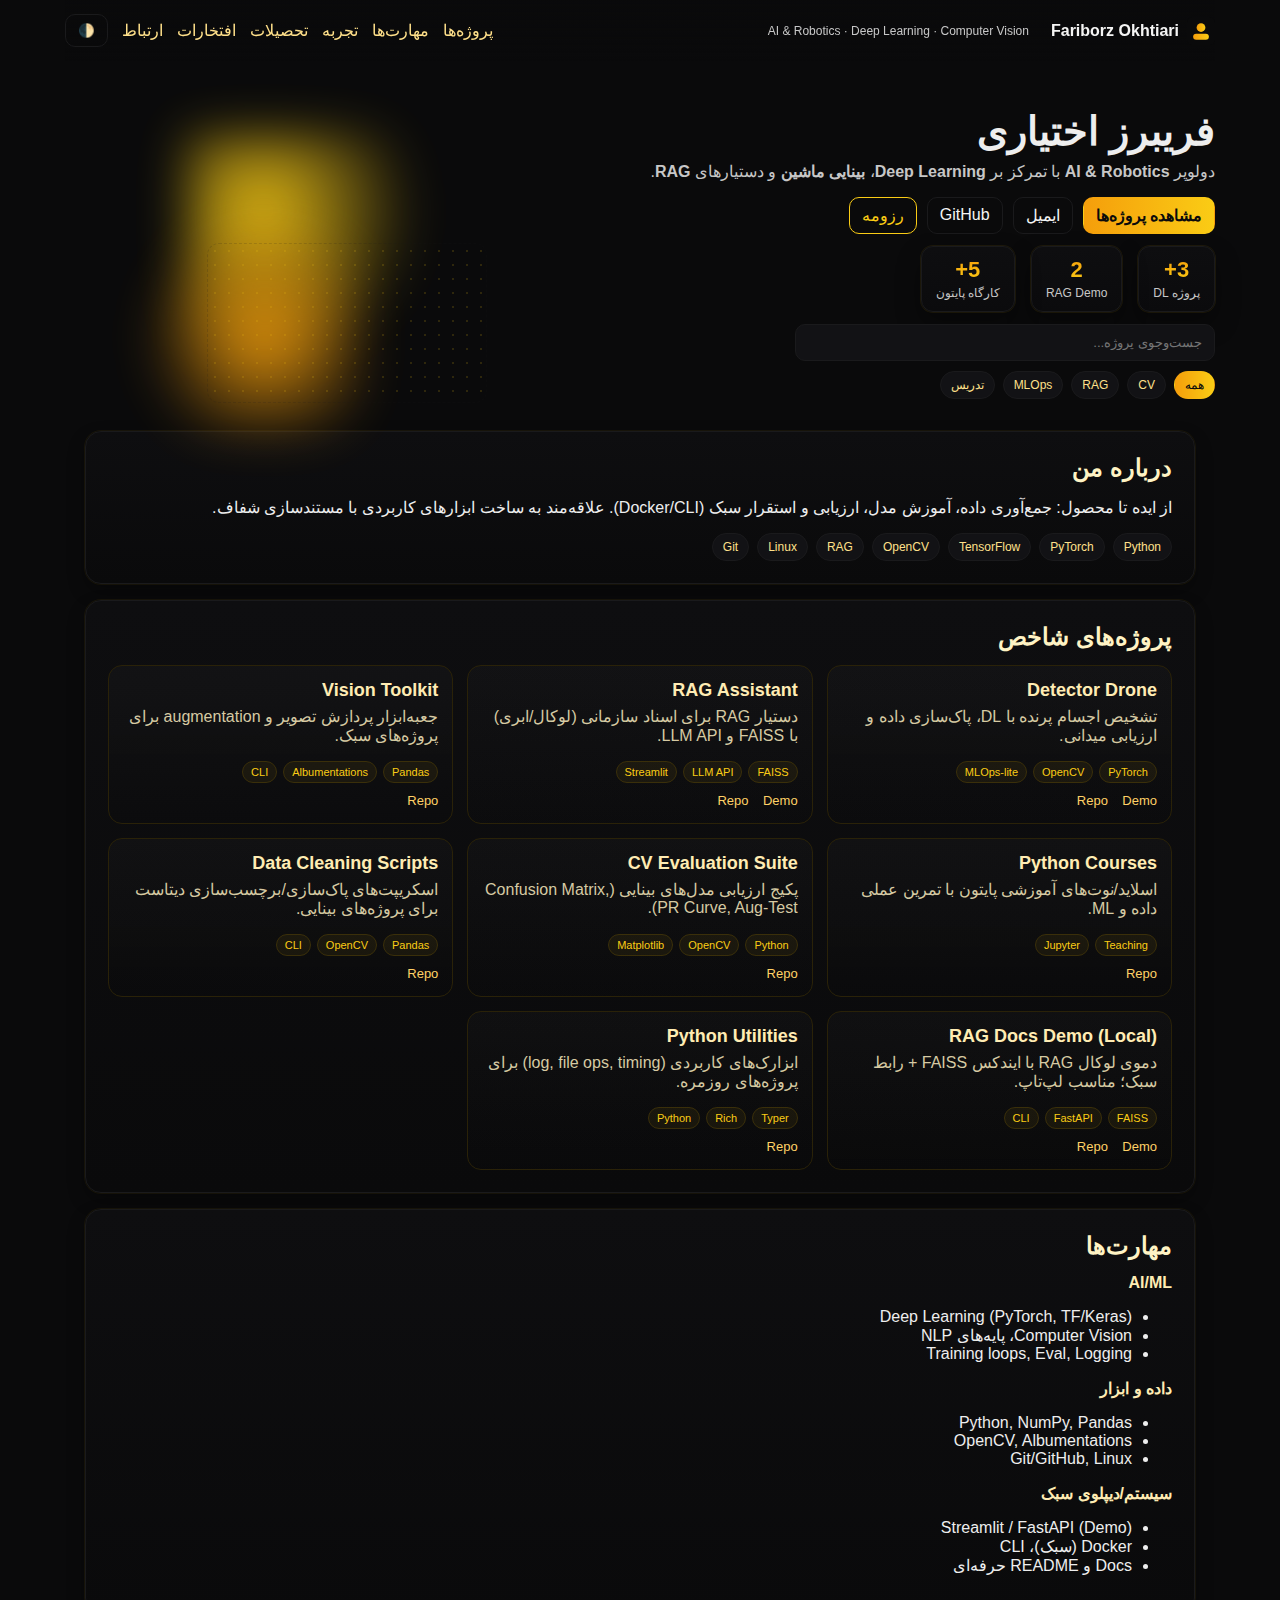
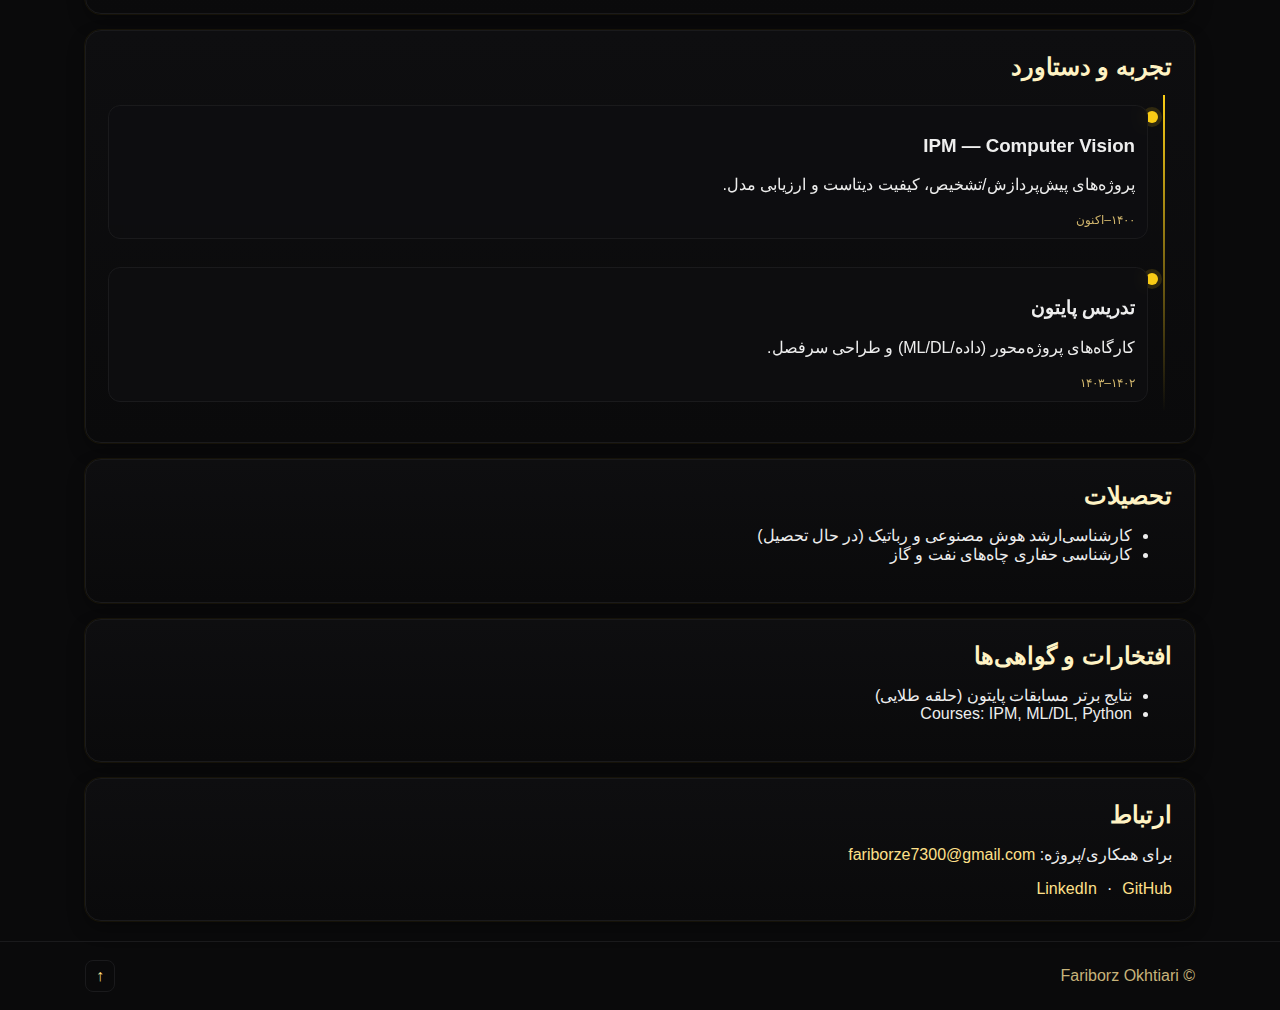
<file: index_single.html>
<!DOCTYPE html>
<html lang="fa" dir="rtl"><head>
<meta charset="utf-8"><meta name="viewport" content="width=device-width,initial-scale=1">
<title>Fariborz Portfolio — Single</title>
<style>
:root{
  --bg:#0a0a0b; --card:#0e0e10; --text:#f5f5f4; --muted:#c7c7c7;
  --border:#1a1a1c; --accent:#f59e0b; --accent2:#facc15; --link:#ffe08a;
}
*{box-sizing:border-box}
html,body{margin:0;padding:0;font-family:'Vazirmatn',system-ui,Segoe UI,Roboto}
body{background:
  radial-gradient(1000px 400px at 110% -20%, rgba(250,204,21,.12), transparent),
  radial-gradient(900px 360px at -10% -40%, rgba(245,158,11,.10), transparent),
  var(--bg);
  color:var(--text); overflow-x:hidden}
a{color:var(--link); text-decoration:none}
.wrap{max-width:1150px;margin:0 auto;padding:0 20px}
.site-header{display:flex;justify-content:space-between;align-items:center;padding:14px 0;position:sticky;top:0;background:linear-gradient(180deg, rgba(10,10,11,.75), transparent);backdrop-filter: blur(8px);z-index:10}
.brand{display:flex;gap:12px;align-items:center}
.logo{display:flex;gap:8px;align-items:center;color:var(--text);font-weight:800}
.tag{color:var(--muted);font-size:12px;margin-inline-start:10px}
.nav{display:flex;gap:14px;align-items:center}
.btn{padding:8px 12px;border-radius:10px;border:1px solid var(--border);background:#121215;color:#fff3c4;cursor:pointer}
.btn.ghost{background:transparent;color:var(--text)}
.btn.outline{background:transparent;border-color:var(--accent2);color:var(--accent2)}
.hero{display:grid;grid-template-columns:1.25fr .75fr;gap:24px;align-items:center;padding:42px 0 12px}
.hero-text h1{margin:0 0 6px;font-size:40px;letter-spacing:-.02em}
.lead{color:var(--muted);font-size:16px;margin:8px 0 16px}
.cta{display:flex;gap:10px;flex-wrap:wrap;margin-bottom:10px}
.btn.primary{background:linear-gradient(90deg,var(--accent),var(--accent2));border-color:transparent;color:#0a0a0b;font-weight:800}
.kpis{display:flex;gap:16px;padding:0;margin:12px 0;list-style:none}
.kpis li{background:linear-gradient(180deg,var(--card),#0b0b0d);border:1px solid var(--border);border-radius:12px;padding:10px 14px;text-align:center;box-shadow:0 0 0 1px rgba(250,204,21,.08), 0 12px 24px rgba(0,0,0,.35)}
.kpis .num{display:block;font-size:22px;font-weight:900;background:linear-gradient(var(--accent),var(--accent2));-webkit-background-clip:text;background-clip:text;color:transparent}
.kpis .lbl{font-size:12px;color:var(--muted)}
.hero-art{position:relative;height:300px}
.blob{position:absolute;filter:blur(24px);opacity:.9}
.blob.b1{width:260px;height:260px;background:radial-gradient(circle at 30% 30%, var(--accent2) 0, transparent 60%);right:10%;top:10%}
.blob.b2{width:240px;height:240px;background:radial-gradient(circle at 60% 60%, var(--accent) 0, transparent 60%);right:30%;top:30%}
.grid-dots{position:absolute;inset:auto 0 0 auto;width:280px;height:160px;background:radial-gradient(currentColor 1px, transparent 1px);background-size:14px 14px;opacity:.15;border:1px dashed var(--border);border-radius:12px;color:#facc15}
.card{border:1px solid var(--border); background:linear-gradient(180deg,var(--card),#0a0a0b); border-radius:16px; padding:22px; margin:16px 0; box-shadow:0 0 0 1px rgba(250,204,21,.06), 0 8px 18px rgba(0,0,0,.3)}
.card h2{margin:0 0 14px; font-weight:800; color:#fff3c4}
.chips{display:flex;gap:8px;flex-wrap:wrap}
.chips span{border:1px solid var(--border);background:#121215;padding:6px 10px;border-radius:999px;font-size:12px;color:#ffe08a}
.projects{display:grid;gap:14px;grid-template-columns:repeat(auto-fill,minmax(260px,1fr))}
.proj{padding:14px;border:1px solid #2a2208;border-radius:14px;background:linear-gradient(180deg, rgba(255,255,255,.02), rgba(0,0,0,.05));transition:transform .15s ease, box-shadow .15s ease, border-color .2s}
.proj:hover{transform:translateY(-4px);box-shadow:0 10px 28px rgba(0,0,0,.35), 0 0 0 1px rgba(250,204,21,.15) inset; border-color:#f59e0b}
.proj h3{margin:0 0 6px;font-size:18px;color:#ffecb3}
.proj p{margin:0 0 10px;color:#d6caa3;min-height:44px}
.badges{display:flex;gap:6px;flex-wrap:wrap;margin-bottom:8px}
.badges span{font-size:11px;border:1px solid #3a2f0a;padding:4px 8px;border-radius:999px;color:#facc15;background:rgba(250,204,21,.06)}
.links .link{font-size:13px;margin-inline-end:10px;color:#ffd166}
.skill-col h4{color:#ffecb3;margin:0 0 6px}
.timeline .tline{position:relative;margin:6px 0 0;padding-right:14px}
.timeline .tline::before{content:"";position:absolute;right:7px;top:0;bottom:0;width:2px;background:linear-gradient(var(--accent2),transparent)}
.titem{position:relative;padding:10px 10px 10px 0;margin-bottom:8px}
.titem .dot{position:absolute;right:0;top:16px;width:12px;height:12px;border-radius:50%;background:var(--accent2);box-shadow:0 0 0 4px rgba(250,204,21,.15)}
.titem .content{border:1px solid var(--border);border-radius:12px;padding:10px 12px;background:rgba(14,14,16,.85);backdrop-filter: blur(6px)}
.time{font-size:12px;color:#d1b66d}
.contact .social{display:flex;gap:10px;margin-top:8px}
.site-footer{border-top:1px solid var(--border);padding:18px 0;margin-top:20px;color:#c7b37a}
.site-footer .wrap{display:flex;justify-content:space-between;align-items:center}
.searchbar{margin-top:10px}
.searchbar input{width:100%;max-width:420px;background:#121215;border:1px solid var(--border);border-radius:10px;padding:10px 12px;color:var(--text)}
.filters{display:flex;gap:8px;margin-top:10px;flex-wrap:wrap}
.chip{border:1px solid var(--border);background:#121215;color:#ffe08a;border-radius:999px;padding:6px 10px;font-size:12px;cursor:pointer}
.chip.active{background:linear-gradient(90deg,var(--accent),var(--accent2));color:#0a0a0b;border-color:transparent}
.totop{border:1px solid var(--border);padding:6px 10px;border-radius:8px}
@media (max-width:880px){ .hero{grid-template-columns:1fr;gap:10px} .hero-art{height:220px} }
</style></head><body>

<!DOCTYPE html>
<html lang="fa" dir="rtl">
<head>
  <meta charset="utf-8">
  <meta name="viewport" content="width=device-width, initial-scale=1">
  <title>فریبرز اختیاری — AI & Robotics</title>
  <meta name="description" content="پرتفولیو فریبرز اختیاری | AI & Robotics | Deep Learning, Computer Vision, RAG">
  <meta name="theme-color" content="#0a0a0b">
  <link rel="icon" href="assets/favicon.svg" type="image/svg+xml">
  <link rel="manifest" href="manifest.webmanifest">
  <link rel="preconnect" href="https://fonts.googleapis.com" crossorigin>
  <link href="https://fonts.googleapis.com/css2?family=Vazirmatn:wght@300;400;600;800&display=swap" rel="stylesheet">
  <link rel="stylesheet" href="styles.css">
</head>
<body>
  <div class="bg-deco"></div>
  <header class="site-header wrap" id="top">
    <div class="brand">
      <a class="logo" href="#top"><img src="assets/favicon.svg" width="28" height="28" alt=""><span>Fariborz Okhtiari</span></a>
      <span class="tag">AI & Robotics · Deep Learning · Computer Vision</span>
    </div>
    <nav class="nav">
      <a href="#projects">پروژه‌ها</a>
      <a href="#skills">مهارت‌ها</a>
      <a href="#experience">تجربه</a>
      <a href="#education">تحصیلات</a>
      <a href="#achievements">افتخارات</a>
      <a href="#contact">ارتباط</a>
      <button id="themeToggle" class="btn ghost" title="تم">🌓</button>
    </nav>
  </header>

  <section class="hero wrap">
    <div class="hero-text">
      <h1>فریبرز اختیاری</h1>
      <p class="lead">دولوپر <strong>AI & Robotics</strong> با تمرکز بر <strong>Deep Learning</strong>، <strong>بینایی ماشین</strong> و دستیارهای <strong>RAG</strong>.</p>
      <div class="cta">
        <a class="btn primary" href="#projects">مشاهده پروژه‌ها</a>
        <a class="btn ghost" href="mailto:fariborze7300@gmail.com">ایمیل</a>
        <a class="btn ghost" href="https://github.com/fariborz-ai-71" target="_blank" rel="noopener">GitHub</a>
        <a class="btn outline" href="assets/resume.pdf" target="_blank" rel="noopener">رزومه</a>
      </div>
      <ul class="kpis">
        <li><span class="num">3+</span><span class="lbl">پروژه DL</span></li>
        <li><span class="num">2</span><span class="lbl">RAG Demo</span></li>
        <li><span class="num">5+</span><span class="lbl">کارگاه پایتون</span></li>
      </ul>
      <div class="searchbar">
        <input id="searchInput" type="search" placeholder="جست‌وجوی پروژه..." aria-label="Search projects">
      </div>
      <div class="filters" role="group" aria-label="Project filters">
        <button class="chip active" data-filter="all">همه</button>
        <button class="chip" data-filter="cv">CV</button>
        <button class="chip" data-filter="rag">RAG</button>
        <button class="chip" data-filter="mlops">MLOps</button>
        <button class="chip" data-filter="teaching">تدریس</button>
      </div>
    </div>
    <div class="hero-art" aria-hidden="true">
      <div class="blob b1"></div>
      <div class="blob b2"></div>
      <div class="grid-dots"></div>
    </div>
  </section>

  <main class="wrap">
    <section id="about" class="card">
      <h2>درباره من</h2>
      <p>از ایده تا محصول: جمع‌آوری داده، آموزش مدل، ارزیابی و استقرار سبک (Docker/CLI). علاقه‌مند به ساخت ابزارهای کاربردی با مستندسازی شفاف.</p>
      <div class="chips"><span>Python</span><span>PyTorch</span><span>TensorFlow</span><span>OpenCV</span><span>RAG</span><span>Linux</span><span>Git</span></div>
    </section>

    <section id="projects" class="card">
      <h2>پروژه‌های شاخص</h2>
      <div id="projectsGrid" class="projects" aria-live="polite"></div>
    </section>

    <section id="skills" class="card">
      <h2>مهارت‌ها</h2>
      <div class="skills-grid">
        <div class="skill-col">
          <h4>AI/ML</h4>
          <ul><li>Deep Learning (PyTorch, TF/Keras)</li><li>Computer Vision، پایه‌های NLP</li><li>Training loops, Eval, Logging</li></ul>
        </div>
        <div class="skill-col">
          <h4>داده و ابزار</h4>
          <ul><li>Python, NumPy, Pandas</li><li>OpenCV, Albumentations</li><li>Git/GitHub, Linux</li></ul>
        </div>
        <div class="skill-col">
          <h4>سیستم/دیپلوی سبک</h4>
          <ul><li>Streamlit / FastAPI (Demo)</li><li>Docker (سبک)، CLI</li><li>Docs و README حرفه‌ای</li></ul>
        </div>
      </div>
    </section>

    <section id="experience" class="card timeline">
      <h2>تجربه و دستاورد</h2>
      <div class="tline">
        <div class="titem"><div class="dot"></div><div class="content"><h3>IPM — Computer Vision</h3><p>پروژه‌های پیش‌پردازش/تشخیص، کیفیت دیتاست و ارزیابی مدل.</p><span class="time">۱۴۰۰–اکنون</span></div></div>
        <div class="titem"><div class="dot"></div><div class="content"><h3>تدریس پایتون</h3><p>کارگاه‌های پروژه‌محور (داده/ML/DL) و طراحی سرفصل.</p><span class="time">۱۴۰۲–۱۴۰۳</span></div></div>
      </div>
    </section>

    <section id="education" class="card">
      <h2>تحصیلات</h2>
      <ul><li>کارشناسی‌ارشد هوش مصنوعی و رباتیک (در حال تحصیل)</li><li>کارشناسی حفاری چاه‌های نفت و گاز</li></ul>
    </section>

    <section id="achievements" class="card">
      <h2>افتخارات و گواهی‌ها</h2>
      <ul><li>نتایج برتر مسابقات پایتون (حلقه طلایی)</li><li>Courses: IPM, ML/DL, Python</li></ul>
    </section>

    <section id="contact" class="card contact">
      <h2>ارتباط</h2>
      <p>برای همکاری/پروژه: <a href="mailto:fariborze7300@gmail.com">fariborze7300@gmail.com</a></p>
      <div class="social"><a href="https://github.com/fariborz-ai-71" target="_blank" rel="noopener">GitHub</a> · <a href="#" target="_blank" rel="noopener">LinkedIn</a></div>
    </section>
  </main>

  <footer class="site-footer">
    <div class="wrap"><span>© Fariborz Okhtiari</span><a href="#top" class="totop">↑</a></div>
  </footer>

  <script src="script.js" defer></script>
</body>
</html>

<script>
const html = document.documentElement;
const $ = (s, p=document) => p.querySelector(s);
const $$ = (s, p=document) => [...p.querySelectorAll(s)];

async function loadProjects(){
  const grid = $('#projectsGrid');
  try{
    const res = await fetch('assets/projects.json');
    const data = await res.json();
    grid.innerHTML = '';
    data.projects.forEach(p => {
      const el = document.createElement('article');
      el.className = 'proj';
      el.dataset.tags = p.tags.join(' ').toLowerCase();
      el.innerHTML = `
        <h3>${p.title}</h3>
        <p>${p.desc}</p>
        <div class="badges">${p.badges.map(b=>`<span>${b}</span>`).join('')}</div>
        <div class="links">
          ${p.repo ? `<a class="link" href="${p.repo}" target="_blank" rel="noopener">Repo</a>` : ''}
          ${p.demo ? `<a class="link" href="${p.demo}" target="_blank" rel="noopener">Demo</a>` : ''}
        </div>`;
      grid.appendChild(el);
    });
  }catch(e){
    grid.innerHTML = '<p class="muted">خطا در بارگذاری پروژه‌ها.</p>';
  }
}

function setTheme(mode){
  if(mode === 'light'){ html.classList.add('light'); }
  else { html.classList.remove('light'); }
  localStorage.setItem('theme', mode);
}
function toggleTheme(){
  const now = localStorage.getItem('theme') === 'light' ? 'dark' : 'light';
  setTheme(now);
}
function applyFilter(){
  const active = $('.chip.active').dataset.filter;
  const q = $('#searchInput').value.toLowerCase();
  $$('#projectsGrid .proj').forEach(card => {
    const tags = card.dataset.tags;
    const text = card.textContent.toLowerCase();
    const okTag = active === 'all' || tags.includes(active);
    const okSearch = !q || text.includes(q);
    card.style.display = okTag && okSearch ? '' : 'none';
  });
}

function bindUI(){
  $('#themeToggle')?.addEventListener('click', toggleTheme);
  $$('.chip').forEach(ch => ch.addEventListener('click', e => {
    $$('.chip').forEach(c => c.classList.remove('active'));
    e.currentTarget.classList.add('active');
    applyFilter();
  }));
  $('#searchInput').addEventListener('input', applyFilter);
}

(function init(){
  const savedTheme = localStorage.getItem('theme'); setTheme(savedTheme || 'dark');
  loadProjects().then(()=>applyFilter());
  bindUI();
  if('serviceWorker' in navigator){ navigator.serviceWorker.register('sw.js'); }
})();
</script>
</body></html>
</file>
<file: styles.css>
body{background:#0a0a0b;color:#eee;font-family:sans-serif}
</file>
